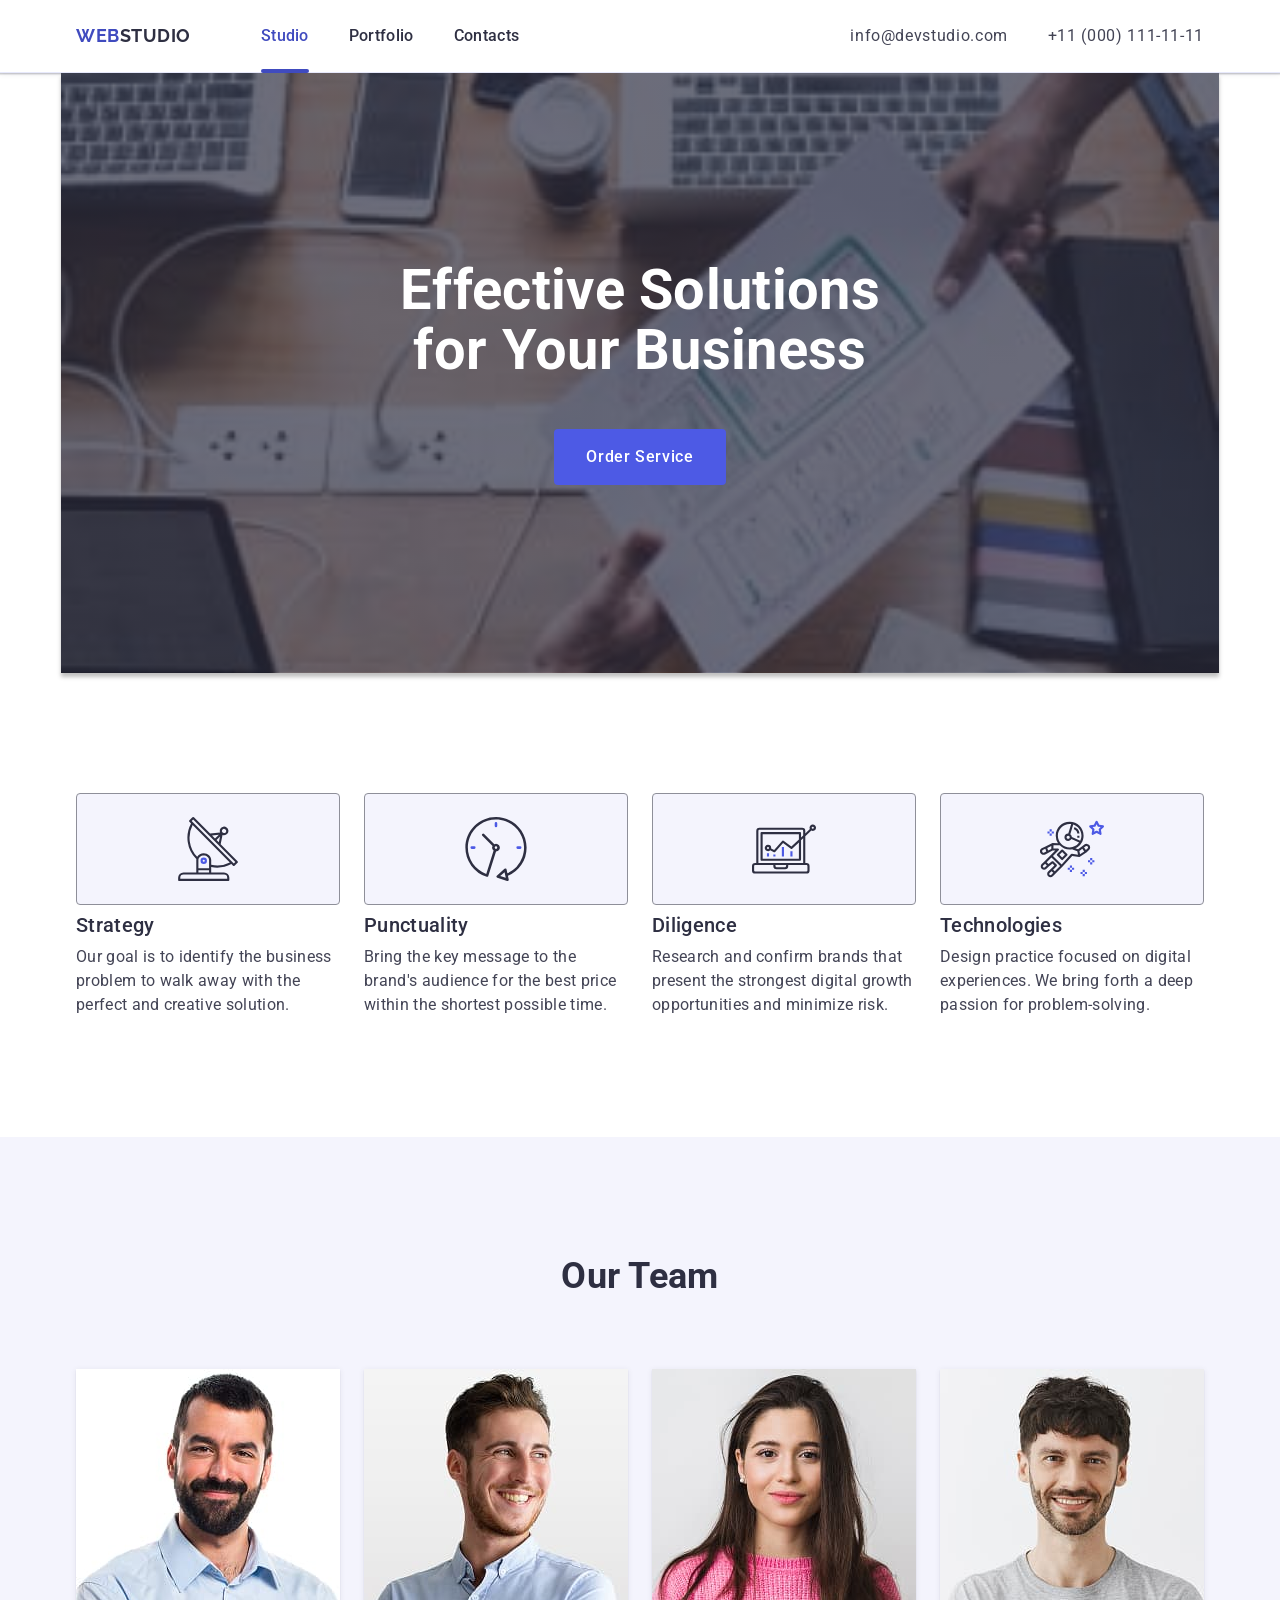
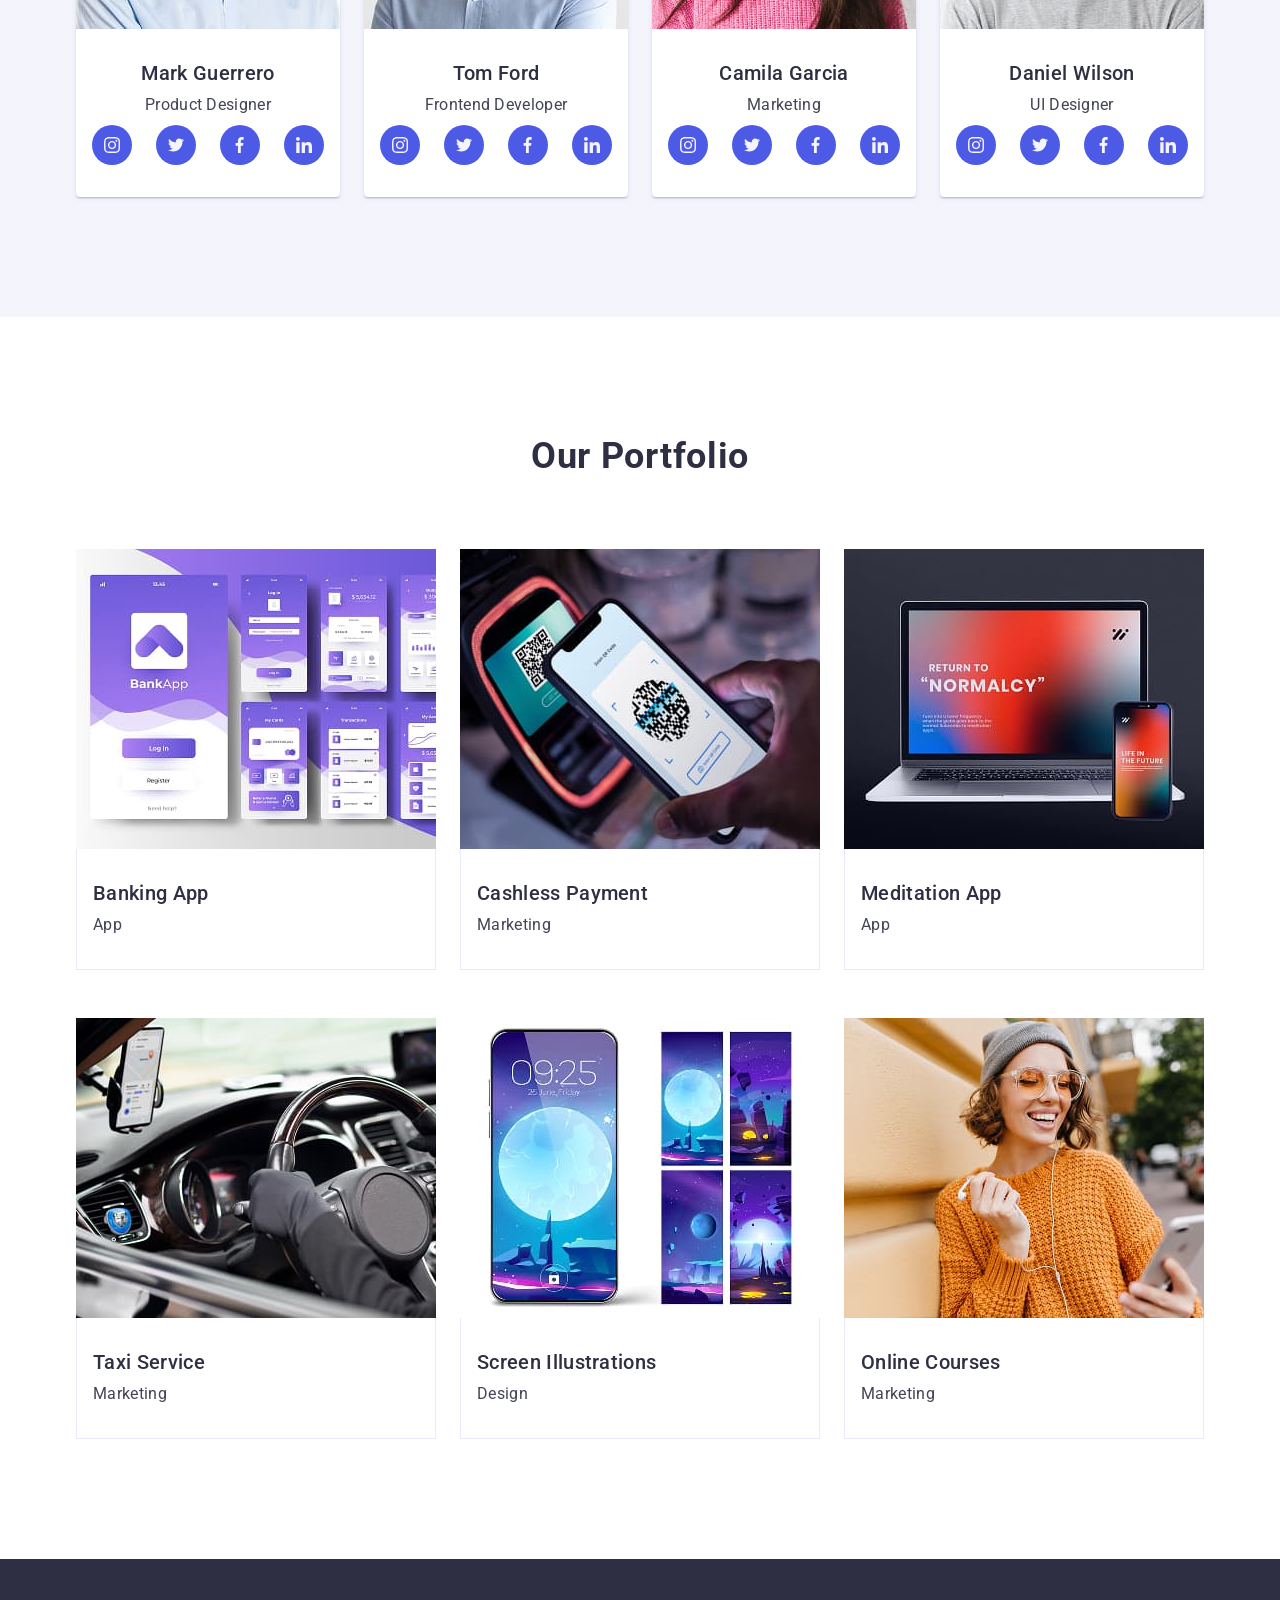
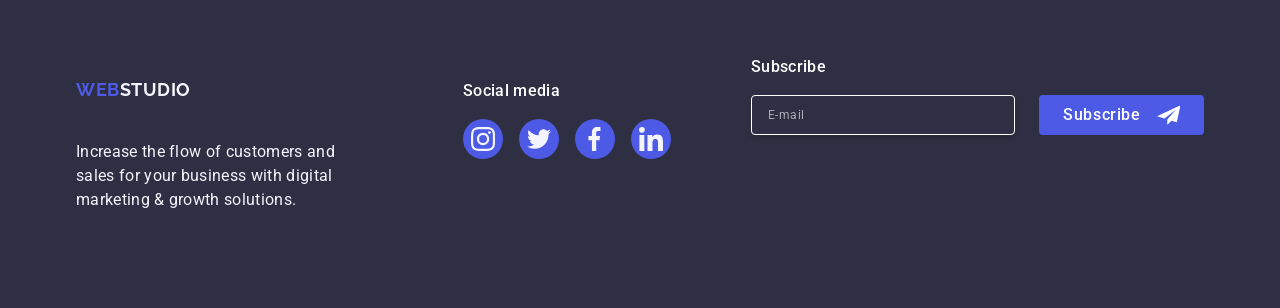
<file: index.html>
<!DOCTYPE html>
<html lang="en">
  <head>
    <meta charset="UTF-8" />
    <meta name="viewport" content="width=device-width, initial-scale=1.0" />
    <title>Web-studio</title>
    <link
      rel="stylesheet"
      href="https://cdnjs.cloudflare.com/ajax/libs/modern-normalize/3.0.1/modern-normalize.min.css"
      integrity="sha512-q6WgHqiHlKyOqslT/lgBgodhd03Wp4BEqKeW6nNtlOY4quzyG3VoQKFrieaCeSnuVseNKRGpGeDU3qPmabCANg=="
      crossorigin="anonymous"
      referrerpolicy="no-referrer"
    />
    <link rel="preconnect" href="https://fonts.googleapis.com" />
    <link rel="preconnect" href="https://fonts.gstatic.com" crossorigin />
    <link
      href="https://fonts.googleapis.com/css2?family=Raleway:wght@700&family=Roboto:wght@400;500;700&display=swap"
      rel="stylesheet"
    />
    <link rel="stylesheet" href="./css/styles.css" />
  </head>
  <body>
    <!-- #region ========HEADER===========-->
    <header class="header">
      <div class="container">
        <nav class="header-nav">
          <a class="logo" href="./index.html"
            >web<span class="header-logo">Studio</span></a
          >
          <ul class="nav-list">
            <li class="nav-item">
              <a class="nav-list-link current" href="./index.html">Studio </a>
            </li>
            <li class="nav-item">
              <a class="nav-list-link" href="">Portfolio</a>
            </li>
            <li class="nav-item">
              <a class="nav-list-link" href="">Contacts</a>
            </li>
          </ul>
        </nav>
        <address class="contacts">
          <ul class="contacts-list">
            <li class="contacts-item">
              <a
                class="contacts-link"
                href="mailto:info@devstudio.com"
                target="_blank"
                >info@devstudio.com</a
              >
            </li>
            <li class="contacts-item">
              <a class="contacts-link" href="tel:+110001111111"
                >+11 (000) 111-11-11</a
              >
            </li>
          </ul>
        </address>
        <button type="button" class="mob-menu-open-btn">
          <svg class="mob-header-btn-icon" width="24" height="24">
            <use href="./images/icons.svg#icon-header-btn"></use>
          </svg>
        </button>
      </div>

      <!-- #region ========MOB MENU========== -->
      <div class="mob-menu">
        <button type="button" class="mob-close-btn">
          <svg class="mob-close-icon" width="8" height="8">
            <use href="./images/icons.svg#icon-modal-close-btn"></use>
          </svg>
        </button>
        <nav class="mob-header-nav">
          <ul class="mob-nav-list">
            <li class="mob-nav-item">
              <a class="mob-nav-list-link active" href="./index.html"
                >Studio
              </a>
            </li>
            <li class="mob-nav-item">
              <a class="mob-nav-list-link" href="">Portfolio</a>
            </li>
            <li class="mob-nav-item">
              <a class="mob-nav-list-link" href="">Contacts</a>
            </li>
          </ul>
        </nav>
        <div>
          <address class="mob-contacts">
            <ul class="mob-contacts-list">
              <li class="mob-contacts-item">
                <a
                  class="mob-contacts-link contacts-link"
                  href="mailto:info@devstudio.com"
                  target="_blank"
                  >info@devstudio.com</a
                >
              </li>
              <li class="mob-contacts-item">
                <a
                  class="mob-contacts-link .contacts-link"
                  href="tel:+110001111111"
                  >+11 (000) 111-11-11</a
                >
              </li>
            </ul>
          </address>
          <ul class="social-list">
            <li class="social-list-item">
              <a href="" class="social-link">
                <svg class="social-list-icon" width="24" height="24">
                  <use href="./images/icons.svg#icon-instagram"></use>
                </svg>
              </a>
            </li>
            <li class="social-list-item">
              <a href="" class="social-link"
                ><svg class="social-list-icon" width="24" height="24">
                  <use href="./images/icons.svg#icon-twitter"></use></svg
              ></a>
            </li>
            <li class="social-list-item">
              <a href="" class="social-link"
                ><svg class="social-list-icon" width="24" height="24">
                  <use href="./images/icons.svg#icon-facebook"></use></svg
              ></a>
            </li>
            <li class="social-list-item">
              <a href="" class="social-link"
                ><svg class="social-list-icon" width="24" height="24">
                  <use href="./images/icons.svg#icon-linkedin"></use></svg
              ></a>
            </li>
          </ul>
        </div>
      </div>
      <!-- #endregion MOB MENU -->
    </header>
    <!-- #endregion header -->

    <!-- #region ========MAIN========== -->
    <main>
      <!-- #region ====1 HERO=============-->
      <section class="hero">
        <div class="container">
          <h1 class="hero-title">Effective Solutions for Your Business</h1>
          <button class="hero-btn" type="button">Order Service</button>
        </div>
      </section>
      <!-- #endregion HERO -->

      <!-- #region ====2 FEATURES==========-->
      <section class="features section">
        <div class="container">
          <h2 class="title visually-hidden">Features</h2>
          <ul class="features-list">
            <li class="features-item">
              <div class="features-icon-wrap">
                <svg class="features-icon" width="64" height="64">
                  <use href="./images/icons.svg#icon-strategy"></use>
                </svg>
              </div>
              <h3 class="title features-item-title">Strategy</h3>
              <p class="text features-text">
                Our goal is to identify the business problem to walk away with
                the perfect and creative solution.
              </p>
            </li>
            <li class="features-item">
              <div class="features-icon-wrap">
                <svg class="features-icon" width="64" height="64">
                  <use href="./images/icons.svg#icon-punctuality"></use>
                </svg>
              </div>
              <h3 class="title features-item-title">Punctuality</h3>
              <p class="text features-text">
                Bring the key message to the brand's audience for the best price
                within the shortest possible time.
              </p>
            </li>
            <li class="features-item">
              <div class="features-icon-wrap">
                <svg class="features-icon" width="64" height="64">
                  <use href="./images/icons.svg#icon-diligence"></use>
                </svg>
              </div>
              <h3 class="title features-item-title">Diligence</h3>
              <p class="text features-text">
                Research and confirm brands that present the strongest digital
                growth opportunities and minimize risk.
              </p>
            </li>
            <li class="features-item">
              <div class="features-icon-wrap">
                <svg class="features-icon" width="64" height="64">
                  <use href="./images/icons.svg#icon-technologies"></use>
                </svg>
              </div>
              <h3 class="title features-item-title">Technologies</h3>
              <p class="text features-text">
                Design practice focused on digital experiences. We bring forth a
                deep passion for problem-solving.
              </p>
            </li>
          </ul>
        </div>
      </section>
      <!-- #endregion FEATURES -->

      <!-- #region ======3 TEAM=========== -->
      <section class="team section">
        <div class="container">
          <h2 class="title">Our Team</h2>
          <ul class="team-list">
            <li class="team-item">
              <img
                srcset="
                  ./images/team/team-mark-1x.jpg 1x,
                  ./images/team/team-mark-2x.jpg 2x
                "
                src="./images/team/team-mark-1x.jpg"
                alt="mark-guerrero-photo"
                width="264"
              />

              <div class="team-item-wrapper">
                <h3 class="team-item-title">Mark Guerrero</h3>
                <p class="team-item-text">Product Designer</p>
                <ul class="social-list">
                  <li class="social-list-item">
                    <a href="" class="social-link">
                      <svg class="social-list-icon" width="16" height="16">
                        <use href="./images/icons.svg#icon-instagram"></use>
                      </svg>
                    </a>
                  </li>
                  <li class="social-list-item">
                    <a href="" class="social-link"
                      ><svg class="social-list-icon" width="16" height="16">
                        <use href="./images/icons.svg#icon-twitter"></use></svg
                    ></a>
                  </li>
                  <li class="social-list-item">
                    <a href="" class="social-link"
                      ><svg class="social-list-icon" width="16" height="16">
                        <use href="./images/icons.svg#icon-facebook"></use></svg
                    ></a>
                  </li>
                  <li class="social-list-item">
                    <a href="" class="social-link"
                      ><svg class="social-list-icon" width="16" height="16">
                        <use href="./images/icons.svg#icon-linkedin"></use></svg
                    ></a>
                  </li>
                </ul>
              </div>
            </li>
            <li class="team-item">
              <img
                srcset="
                  ./images/team/team-tom-1x.jpg 1x,
                  ./images/team/team-tom-2x.jpg 2x
                "
                src="./images/team/tom-ford.jpg"
                alt="Photo of Tom Ford"
                width="264"
              />

              <div class="team-item-wrapper">
                <h3 class="team-item-title">Tom Ford</h3>
                <p class="team-item-text">Frontend Developer</p>
                <ul class="social-list">
                  <li class="social-list-item">
                    <a href="" class="social-link">
                      <svg class="social-list-icon" width="16" height="16">
                        <use href="./images/icons.svg#icon-instagram"></use>
                      </svg>
                    </a>
                  </li>
                  <li class="social-list-item">
                    <a href="" class="social-link"
                      ><svg class="social-list-icon" width="16" height="16">
                        <use href="./images/icons.svg#icon-twitter"></use></svg
                    ></a>
                  </li>
                  <li class="social-list-item">
                    <a href="" class="social-link"
                      ><svg class="social-list-icon" width="16" height="16">
                        <use href="./images/icons.svg#icon-facebook"></use></svg
                    ></a>
                  </li>
                  <li class="social-list-item">
                    <a href="" class="social-link"
                      ><svg class="social-list-icon" width="16" height="16">
                        <use href="./images/icons.svg#icon-linkedin"></use></svg
                    ></a>
                  </li>
                </ul>
              </div>
            </li>
            <li class="team-item">
              <img
                srcset="
                  ./images/team/team-camila-1x.jpg 1x,
                  ./images/team/team-camila-2x.jpg 2x
                "
                src="./images/team/camila-garcia.jpg"
                alt="Photo of Camila Garcia"
                width="264"
              />

              <div class="team-item-wrapper">
                <h3 class="team-item-title">Camila Garcia</h3>
                <p class="team-item-text">Marketing</p>
                <ul class="social-list">
                  <li class="social-list-item">
                    <a href="" class="social-link">
                      <svg class="social-list-icon" width="16" height="16">
                        <use href="./images/icons.svg#icon-instagram"></use>
                      </svg>
                    </a>
                  </li>
                  <li class="social-list-item">
                    <a href="" class="social-link"
                      ><svg class="social-list-icon" width="16" height="16">
                        <use href="./images/icons.svg#icon-twitter"></use></svg
                    ></a>
                  </li>
                  <li class="social-list-item">
                    <a href="" class="social-link"
                      ><svg class="social-list-icon" width="16" height="16">
                        <use href="./images/icons.svg#icon-facebook"></use></svg
                    ></a>
                  </li>
                  <li class="social-list-item">
                    <a href="" class="social-link"
                      ><svg class="social-list-icon" width="16" height="16">
                        <use href="./images/icons.svg#icon-linkedin"></use></svg
                    ></a>
                  </li>
                </ul>
              </div>
            </li>
            <li class="team-item">
              <img
                srcset="
                  ./images/team/team-daniel-1x.jpg 1x,
                  ./images/team/team-daniel-2x.jpg 2x
                "
                src="./images/team/daniel-wilson.jpg"
                alt="Photo of Daniel Wilson"
                width="264"
              />

              <div class="team-item-wrapper">
                <h3 class="team-item-title">Daniel Wilson</h3>
                <p class="team-item-text">UI Designer</p>
                <ul class="social-list">
                  <li class="social-list-item">
                    <a href="" class="social-link">
                      <svg class="social-list-icon" width="16" height="16">
                        <use href="./images/icons.svg#icon-instagram"></use>
                      </svg>
                    </a>
                  </li>
                  <li class="social-list-item">
                    <a href="" class="social-link"
                      ><svg class="social-list-icon" width="16" height="16">
                        <use href="./images/icons.svg#icon-twitter"></use></svg
                    ></a>
                  </li>
                  <li class="social-list-item">
                    <a href="" class="social-link"
                      ><svg class="social-list-icon" width="16" height="16">
                        <use href="./images/icons.svg#icon-facebook"></use></svg
                    ></a>
                  </li>
                  <li class="social-list-item">
                    <a href="" class="social-link"
                      ><svg class="social-list-icon" width="16" height="16">
                        <use href="./images/icons.svg#icon-linkedin"></use></svg
                    ></a>
                  </li>
                </ul>
              </div>
            </li>
          </ul>
        </div>
      </section>
      <!-- #endregion TEAM -->

      <!-- #region ====4 PORTFOLIO======= -->
      <section class="portfolio section">
        <div class="container">
          <h2 class="portfolio-title title">Our Portfolio</h2>
          <ul class="portfolio-list">
            <li class="portfolio-item">
              <!-- <a href="#" class="portfolio-overlay-link"> -->
              <div class="portfolio-img-box">
                <picture>
                  <source
                    media="(min-width: 1158px)"
                    srcset="
                      ./images/portfolio/portfolio-banking-desc-1x.jpg 1x,
                      ./images/portfolio/portfolio-banking-desc-2x.jpg 2x
                    "
                  />
                  <source
                    media="(min-width: 768px)"
                    srcset="
                      ./images/portfolio/portfolio-banking-tab-1x.jpg 1x,
                      ./images/portfolio/portfolio-banking-tab-2x.jpg 2x
                    "
                  />
                  <source
                    media="(max-width: 767px)"
                    srcset="
                      ./images/portfolio/portfolio-banking-mob-1x.jpg 1x,
                      ./images/portfolio/portfolio-banking-mob-2x.jpg 2x
                    "
                  />
                  <img
                    src="./images/portfolio/portfolio-banking-desc-1x.jpg"
                    alt="screenshots of banking application"
                  />
                </picture>
                <p class="overlay text">
                  14 Stylish and User-Friendly App Design Concepts · Task
                  Manager App · Calorie Tracker App · Exotic Fruit Ecommerce App
                  · Cloud Storage App
                </p>
              </div>
              <div class="portfolio-item-wrapper">
                <h3 class="portfolio-item-title">Banking App</h3>
                <p class="text">App</p>
              </div>
              <!-- </a> -->
            </li>
            <li class="portfolio-item">
              <div class="portfolio-img-box">
                <picture>
                  <source
                    media="(min-width: 1158px)"
                    srcset="
                      ./images/portfolio/portfolio-payment-desc-1x.jpg 1x,
                      ./images/portfolio/portfolio-payment-desc-2x.jpg 2x
                    "
                  />
                  <source
                    media="(min-width: 768px)"
                    srcset="
                      ./images/portfolio/portfolio-payment-tab-1x.jpg 1x,
                      ./images/portfolio/portfolio-payment-tab-2x.jpg 2x
                    "
                  />
                  <source
                    media="(max-width: 767px)"
                    srcset="
                      ./images/portfolio/portfolio-payment-mob-1x.jpg 1x,
                      ./images/portfolio/portfolio-payment-mob-2x.jpg 2x
                    "
                  />
                  <img
                    src="./images/portfolio/portfolio-payment-desc-1x.jpg"
                    alt="Mobile and Terminal"
                  />
                </picture>
                <p class="overlay text">
                  14 Stylish and User-Friendly App Design Concepts · Task
                  Manager App · Calorie Tracker App · Exotic Fruit Ecommerce App
                  · Cloud Storage App
                </p>
              </div>
              <div class="portfolio-item-wrapper">
                <h3 class="portfolio-item-title">Cashless Payment</h3>
                <p class="text">Marketing</p>
              </div>
            </li>
            <li class="portfolio-item">
              <div class="portfolio-img-box">
                <picture>
                  <source
                    media="(min-width: 1158px)"
                    srcset="
                      ./images/portfolio/portfolio-meditation-desc-1x.jpg 1x,
                      ./images/portfolio/portfolio-meditation-desc-2x.jpg 2x
                    "
                  />
                  <source
                    media="(min-width: 768px)"
                    srcset="
                      ./images/portfolio/portfolio-meditation-tab-1x.jpg 1x,
                      ./images/portfolio/portfolio-meditation-tab-2x.jpg 2x
                    "
                  />
                  <source
                    media="(max-width: 767px)"
                    srcset="
                      ./images/portfolio/portfolio-meditation-mob-1x.jpg 1x,
                      ./images/portfolio/portfolio-meditation-mob-2x.jpg 2x
                    "
                  />
                  <img
                    src="./images/portfolio/portfolio-meditation-desc-1x.jpg"
                    alt="laptop"
                  />
                </picture>
                <p class="overlay text">
                  14 Stylish and User-Friendly App Design Concepts · Task
                  Manager App · Calorie Tracker App · Exotic Fruit Ecommerce App
                  · Cloud Storage App
                </p>
              </div>
              <div class="portfolio-item-wrapper">
                <h3 class="portfolio-item-title">Meditation App</h3>
                <p class="text">App</p>
              </div>
            </li>
            <li class="portfolio-item">
              <div class="portfolio-img-box">
                <picture>
                  <source
                    media="(min-width: 1158px)"
                    srcset="
                      ./images/portfolio/portfolio-taxi-desc-1x.jpg 1x,
                      ./images/portfolio/portfolio-taxi-desc-2x.jpg 2x
                    "
                  />
                  <source
                    media="(min-width: 768px)"
                    srcset="
                      ./images/portfolio/portfolio-taxi-tab-1x.jpg 1x,
                      ./images/portfolio/portfolio-taxi-tab-2x.jpg 2x
                    "
                  />
                  <source
                    media="(max-width: 767px)"
                    srcset="
                      ./images/portfolio/portfolio-taxi-mob-1x.jpg 1x,
                      ./images/portfolio/portfolio-taxi-mob-2x.jpg 2x
                    "
                  />
                  <img
                    src="./images/portfolio/portfolio-taxi-desc-1x.jpg"
                    alt="driver in taxi"
                  />
                </picture>
                <p class="overlay text">
                  14 Stylish and User-Friendly App Design Concepts · Task
                  Manager App · Calorie Tracker App · Exotic Fruit Ecommerce App
                  · Cloud Storage App
                </p>
              </div>
              <div class="portfolio-item-wrapper">
                <h3 class="portfolio-item-title">Taxi Service</h3>
                <p class="text">Marketing</p>
              </div>
            </li>
            <li class="portfolio-item">
              <div class="portfolio-img-box">
                <picture>
                  <source
                    media="(min-width: 1158px)"
                    srcset="
                      ./images/portfolio/portfolio-illustr-desc-1x.jpg 1x,
                      ./images/portfolio/portfolio-illustr-desc-2x.jpg 2x
                    "
                  />
                  <source
                    media="(min-width: 768px)"
                    srcset="
                      ./images/portfolio/portfolio-illustr-tab-1x.jpg 1x,
                      ./images/portfolio/portfolio-illustr-tab-2x.jpg 2x
                    "
                  />
                  <source
                    media="(max-width: 767px)"
                    srcset="
                      ./images/portfolio/portfolio-illustr-mob-1x.jpg 1x,
                      ./images/portfolio/portfolio-illustr-mob-2x.jpg 2x
                    "
                  />
                  <img
                    src="./images/portfolio/portfolio-illustr-desc-1x.jpg"
                    alt="Mobile creenshoots"
                  />
                </picture>
                <p class="overlay text">
                  14 Stylish and User-Friendly App Design Concepts · Task
                  Manager App · Calorie Tracker App · Exotic Fruit Ecommerce App
                  · Cloud Storage App
                </p>
              </div>
              <div class="portfolio-item-wrapper">
                <h3 class="portfolio-item-title">Screen Illustrations</h3>
                <p class="text">Design</p>
              </div>
            </li>
            <li class="portfolio-item">
              <div class="portfolio-img-box">
                <picture>
                  <source
                    media="(min-width: 1158px)"
                    srcset="
                      ./images/portfolio/portfolio-courses-desc-1x.jpg 1x,
                      ./images/portfolio/portfolio-courses-desc-2x.jpg 2x
                    "
                  />
                  <source
                    media="(min-width: 768px)"
                    srcset="
                      ./images/portfolio/portfolio-courses-tab-1x.jpg 1x,
                      ./images/portfolio/portfolio-courses-tab-2x.jpg 2x
                    "
                  />
                  <source
                    media="(max-width: 767px)"
                    srcset="
                      ./images/portfolio/portfolio-courses-mob-1x.jpg 1x,
                      ./images/portfolio/portfolio-courses-mob-2x.jpg 2x
                    "
                  />
                  <img
                    src="./images/portfolio/portfolio-courses-desc-1x.jpg"
                    alt="Happy young woman with mobile and headphones"
                  />
                </picture>
                <p class="overlay text">
                  14 Stylish and User-Friendly App Design Concepts · Task
                  Manager App · Calorie Tracker App · Exotic Fruit Ecommerce App
                  · Cloud Storage App
                </p>
              </div>
              <div class="portfolio-item-wrapper">
                <h3 class="portfolio-item-title">Online Courses</h3>
                <p class="text">Marketing</p>
              </div>
            </li>
          </ul>
        </div>
      </section>
      <!-- #endregion PORTFOLIO -->
    </main>
    <!-- #endregion MAIN -->

    <!-- #region ========FOOTER============-->
    <footer class="footer">
      <div class="container">
        <div class="footer-tablet-wrap">
          <div class="footer-column-logo">
            <a class="logo footer-logo-link" href="./index.html"
              >web<span class="footer-logo">Studio</span></a
            >
            <p class="text footer-text">
              Increase the flow of customers and sales for your business with
              digital marketing & growth solutions.
            </p>
          </div>
          <div class="footer-column-social">
            <p class="text footer-text footer-accent-text">Social media</p>
            <ul class="social-list">
              <li class="social-list-item">
                <a href="" class="social-link">
                  <svg class="social-list-icon" width="24" height="24">
                    <use href="./images/icons.svg#icon-instagram"></use>
                  </svg>
                </a>
              </li>
              <li class="social-list-item">
                <a href="" class="social-link"
                  ><svg class="social-list-icon" width="24" height="24">
                    <use href="./images/icons.svg#icon-twitter"></use></svg
                ></a>
              </li>
              <li class="social-list-item">
                <a href="" class="social-link"
                  ><svg class="social-list-icon" width="24" height="24">
                    <use href="./images/icons.svg#icon-facebook"></use></svg
                ></a>
              </li>
              <li class="social-list-item">
                <a href="" class="social-link"
                  ><svg class="social-list-icon" width="24" height="24">
                    <use href="./images/icons.svg#icon-linkedin"></use></svg
                ></a>
              </li>
            </ul>
          </div>
        </div>

        <div class="subscribe">
          <p class="footer-accent-text">Subscribe</p>
          <form class="subscribe-form">
            <label aria-label="subscr-email" class="subscr-label">
              <input
                type="email"
                class="subscribe-input"
                placeholder="E-mail"
                id="subscr-email"
                name="subscr-email"
              />
            </label>

            <button type="submit" class="subscribe-btn">
              Subscribe
              <svg class="subscribe-btn-icon" width="24" height="24">
                <use href="./images/icons.svg#icon-subscribe-send"></use>
              </svg>
            </button>
          </form>
        </div>
      </div>
    </footer>

    <!-- #endregion FOOTER -->

    <!-- #region ========MODAL============-->
    <div class="backdrop">
      <div class="modal">
        <button type="button" class="modal-close-btn">
          <svg class="modal-close-icon" width="8" height="8">
            <use href="./images/icons.svg#icon-modal-close-btn"></use>
          </svg>
        </button>
        <p class="modal-text">Leave your contacts and we will call you back</p>
        <form class="modal-form">
          <div class="modal-field">
            <label for="user-name" class="modal-label">Name</label>
            <div class="modal-input-wrap">
              <input
                type="text"
                class="modal-input"
                name="user-name"
                id="user-name"
              />
              <svg class="modal-input-icon" width="18" height="24">
                <use href="./images/icons.svg#icon-user-name"></use>
              </svg>
            </div>
          </div>
          <div class="modal-field">
            <label for="user-tel" class="modal-label">Phone</label>
            <div class="modal-input-wrap">
              <input
                type="tel"
                class="modal-input"
                name="user-tel"
                id="user-tel"
              />
              <svg class="modal-input-icon" width="18" height="24">
                <use href="./images/icons.svg#icon-user-tel"></use>
              </svg>
            </div>
          </div>
          <div class="modal-field">
            <label for="user-email" class="modal-label">Email</label>
            <div class="modal-input-wrap">
              <input
                type="email"
                class="modal-input"
                name="user-email"
                id="user-email"
              />
              <svg class="modal-input-icon" width="18" height="24">
                <use href="./images/icons.svg#icon-user-email"></use>
              </svg>
            </div>
          </div>
          <div class="modal-field">
            <label for="user-comment" class="modal-label">Comment</label>
            <textarea
              name="user-comment"
              id="user-comment"
              class="modal-input modal-textarea"
              placeholder="Text input"
            ></textarea>
          </div>

          <div class="modal-check-wrap">
            <input
              type="checkbox"
              name="user-privacy"
              id="user-privacy"
              value="true"
              class="modal-check visually-hidden"
            />
            <label for="user-privacy" class="modal-check-text"
              ><span class="modal-check-item">
                <svg width="10" height="8">
                  <use href="./images/icons.svg#icon-modal-check"></use>
                </svg> </span
              ><span class="privacy-text"
                >I accept the terms and conditions of the
                <a href="#" class="modal-ckeck-link">Privacy Policy</a></span
              ></label
            >
          </div>
          <button type="submit" class="modal-btn">Send</button>
        </form>
      </div>
    </div>
    <!-- #endregion MODAL -->
  </body>
</html>
</file>
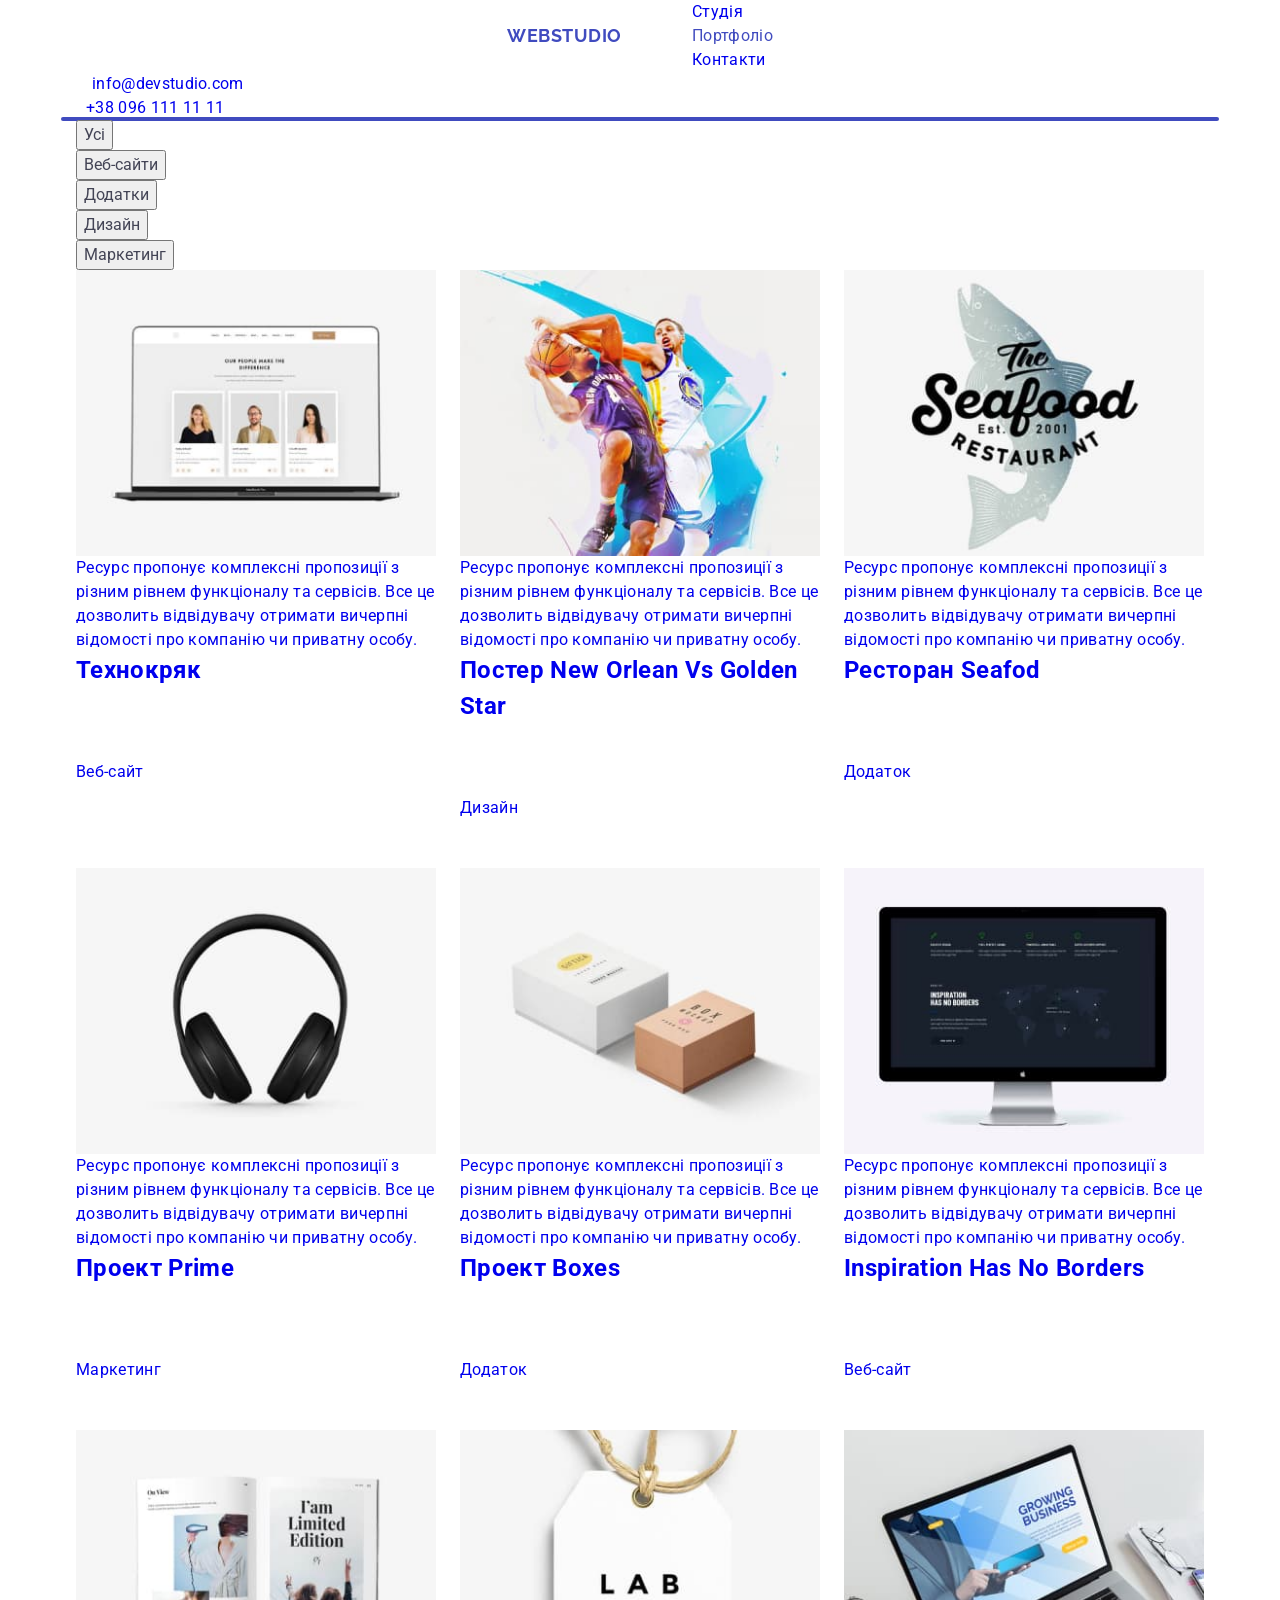
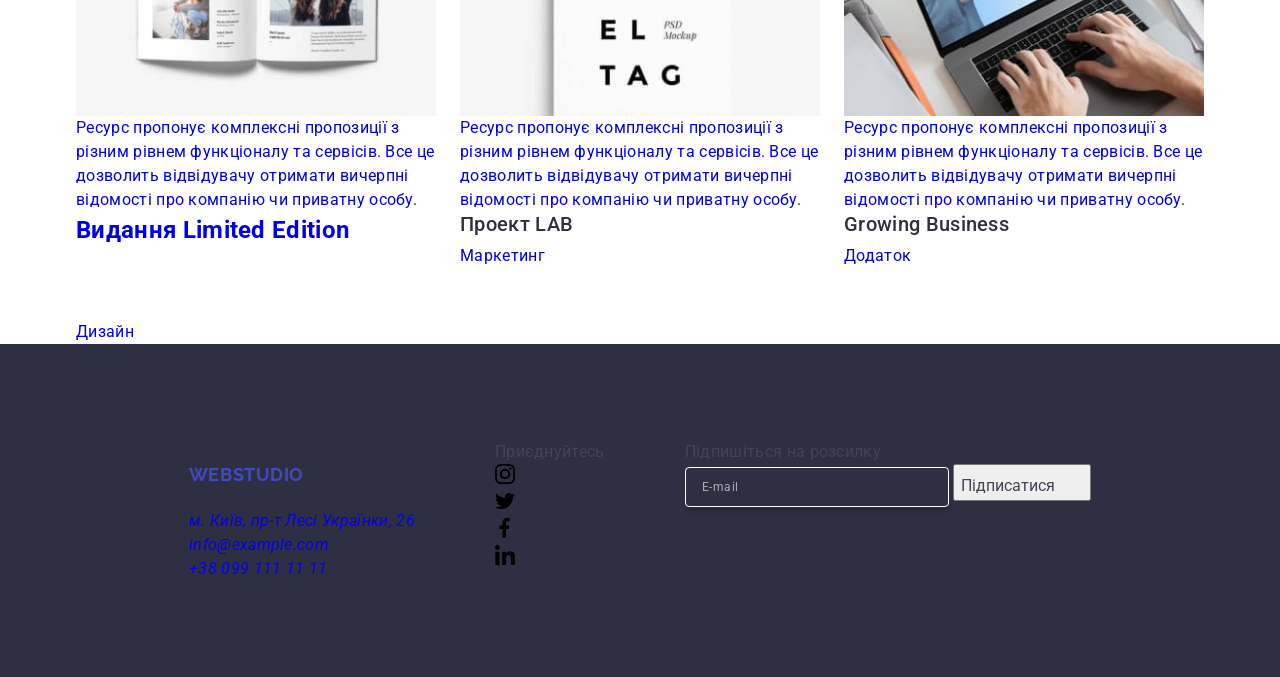
<file: portfolio.html>
<!DOCTYPE html>
<html lang="uk">
  <head>
    <meta charset="UTF-8" />
    <meta name="viewport" content="width=device-width, initial-scale=1.0" />
    <title>Студія</title>
    <link rel="preconnect" href="https://fonts.googleapis.com" />
    <link rel="preconnect" href="https://fonts.gstatic.com" crossorigin />
    <link
      href="https://fonts.googleapis.com/css2?family=Raleway:wght@700&family=Roboto:wght@400;500;700;900&display=swap"
      rel="stylesheet"
    />
    <link
      rel="stylesheet"
      href="https://cdnjs.cloudflare.com/ajax/libs/modern-normalize/1.1.0/modern-normalize.min.css"
      integrity="sha512-wpPYUAdjBVSE4KJnH1VR1HeZfpl1ub8YT/NKx4PuQ5NmX2tKuGu6U/JRp5y+Y8XG2tV+wKQpNHVUX03MfMFn9Q=="
      crossorigin="anonymous"
      referrerpolicy="no-referrer"
    />
    <link rel="stylesheet" href="./css/styles.css" />
  </head>

  <body>
    <!-------------------header------------------->
    <header class="page-header">
      <div class="container menu-container">
        <nav class="header-nav">
          <!--logo-->
          <a href="/index.html" class="logo link">
            <span class="logo-firstpart">Web</span
            ><span class="logo-secondpart">Studio</span>
          </a>
          <!---------------menu-------------------->
          <ul class="site-nav">
            <li class="site-nav-unit">
              <a href="./index.html" class="link">Студія</a>
            </li>
            <li class="site-nav-unit">
              <a href="./portfolio.html" class="link current">Портфоліо</a>
            </li>
            <li class="site-nav-unit"><a href="#" class="link">Контакти</a></li>
          </ul>
        </nav>

        <!---------------contacts-header--------------->
        <ul class="auth-nav">
          <li class="auth-nav-item item">
            <a href="mailto:info@devstudio.com" class="auth-nav-link link"
              ><svg class="address-icon" width="16" height="12">
                <use href="./images/icons.svg#icon-envelope"></use>
                ></svg
              ><span>info@devstudio.com</span>
            </a>
          </li>
          <li class="auth-nav-item item">
            <a href="tel:+380961111111" class="auth-nav-link link"
              ><svg class="address-icon" width="10" height="16">
                <use href="./images/icons.svg#icon-smartphone"></use>
                ></svg
              ><span>+38 096 111 11 11</span></a
            >
          </li>
        </ul>
      </div>
    </header>

    <main>
      <section class="portfolio">
        <div class="container">
          <h1 class="visually-hidden">Портфоліо</h1>

          <!--examples-categories-->
          <ul class="portfolio-buttons-list">
            <li>
              <button
                type="button"
                class="portfolio-button button secondary link"
              >
                Усі
              </button>
            </li>
            <li>
              <button
                type="button"
                class="portfolio-button button secondary link"
              >
                Веб-сайти
              </button>
            </li>
            <li>
              <button
                type="button"
                class="portfolio-button button secondary link"
              >
                Додатки
              </button>
            </li>
            <li>
              <button
                type="button"
                class="portfolio-button button secondary link"
              >
                Дизайн
              </button>
            </li>
            <li>
              <button
                type="button"
                class="portfolio-button button secondary link"
              >
                Маркетинг
              </button>
            </li>
          </ul>
          <!----------------------------Portfolio-------------------------------------->
          <ul class="portfolio-list list">
            <li class="portfolio-item">
              <a
                href="#"
                target="_blank"
                rel="noopener noreferrer"
                class="portfolio-link link"
              >
                <div class="portfolio-thumb">
                  <img
                    src="./images/portfolio-img-example-01.jpg"
                    alt="Відкритий ноутбук з зображенням головної сторінки сайту"
                    width="370"
                    height="294"
                  />
                  <div class="portfolio-overlay">
                    <p class="portfolio-overlay-text">
                      Ресурс пропонує комплексні пропозиції з різним рівнем
                      функціоналу та сервісів. Все це дозволить відвідувачу
                      отримати вичерпні відомості про компанію чи приватну
                      особу.
                    </p>
                  </div>
                </div>
                <div class="portfolio-item-info">
                  <h2 class="portfolio-item-title">Технокряк</h2>
                  <p class="portfolio-item-text">Веб-сайт</p>
                </div>
              </a>
            </li>
            <li class="portfolio-item">
              <a
                href="#"
                target="_blank"
                rel="noopener noreferrer"
                class="portfolio-link link"
              >
                <div class="portfolio-thumb">
                  <img
                    src="./images/portfolio-img-example-02.jpg"
                    alt="Активна гра в баскетбол"
                    width="370"
                    height="294"
                  />
                  <div class="portfolio-overlay">
                    <p class="portfolio-overlay-text">
                      Ресурс пропонує комплексні пропозиції з різним рівнем
                      функціоналу та сервісів. Все це дозволить відвідувачу
                      отримати вичерпні відомості про компанію чи приватну
                      особу.
                    </p>
                  </div>
                </div>

                <div class="portfolio-item-info">
                  <h2 class="portfolio-item-title">
                    Постер New Orlean vs Golden Star
                  </h2>
                  <p class="portfolio-item-text">Дизайн</p>
                </div>
              </a>
            </li>
            <li class="portfolio-item">
              <a
                href="#"
                target="_blank"
                rel="noopener noreferrer"
                class="portfolio-link link"
              >
                <div class="portfolio-thumb">
                  <img
                    src="./images/portfolio-img-example-03.jpg"
                    alt="Логотип ресторану-замовника"
                    width="370"
                    height="294"
                  />
                  <div class="portfolio-overlay">
                    <p class="portfolio-overlay-text">
                      Ресурс пропонує комплексні пропозиції з різним рівнем
                      функціоналу та сервісів. Все це дозволить відвідувачу
                      отримати вичерпні відомості про компанію чи приватну
                      особу.
                    </p>
                  </div>
                </div>

                <div class="portfolio-item-info">
                  <h2 class="portfolio-item-title">
                    Ресторан <span lang="en">Seafod</span>
                  </h2>
                  <p class="portfolio-item-text">Додаток</p>
                </div></a
              >
            </li>
            <li class="portfolio-item">
              <a
                href="#"
                target="_blank"
                rel="noopener noreferrer"
                class="portfolio-link link"
              >
                <div class="portfolio-thumb">
                  <img
                    src="./images/portfolio-img-example-04.jpg"
                    alt="Професійні навушники"
                    width="370"
                    height="294"
                  />
                  <div class="portfolio-overlay">
                    <p class="portfolio-overlay-text">
                      Ресурс пропонує комплексні пропозиції з різним рівнем
                      функціоналу та сервісів. Все це дозволить відвідувачу
                      отримати вичерпні відомості про компанію чи приватну
                      особу.
                    </p>
                  </div>
                </div>

                <div class="portfolio-item-info">
                  <h2 class="portfolio-item-title">
                    Проект <span lang="en">Prime</span>
                  </h2>
                  <p class="portfolio-item-text">Маркетинг</p>
                </div></a
              >
            </li>
            <li class="portfolio-item">
              <a
                href="#"
                target="_blank"
                rel="noopener noreferrer"
                class="portfolio-link link"
              >
                <div class="portfolio-thumb">
                  <img
                    src="./images/portfolio-img-example-05.jpg"
                    alt="Дві упаковочні коробки"
                    width="370"
                    height="294"
                  />
                  <div class="portfolio-overlay">
                    <p class="portfolio-overlay-text">
                      Ресурс пропонує комплексні пропозиції з різним рівнем
                      функціоналу та сервісів. Все це дозволить відвідувачу
                      отримати вичерпні відомості про компанію чи приватну
                      особу.
                    </p>
                  </div>
                </div>

                <div class="portfolio-item-info">
                  <h2 class="portfolio-item-title">
                    Проект <span lang="en">Boxes</span>
                  </h2>
                  <p class="portfolio-item-text">Додаток</p>
                </div></a
              >
            </li>
            <li class="portfolio-item">
              <a
                href="#"
                target="_blank"
                rel="noopener noreferrer"
                class="portfolio-link link"
              >
                <div class="portfolio-thumb">
                  <img
                    src="./images/portfolio-img-example-06.jpg"
                    alt="Екран монітора комп'ютера із зображенням головної сторінки зробленого студією сайта"
                    width="370"
                    height="294"
                  />
                  <div class="portfolio-overlay">
                    <p class="portfolio-overlay-text">
                      Ресурс пропонує комплексні пропозиції з різним рівнем
                      функціоналу та сервісів. Все це дозволить відвідувачу
                      отримати вичерпні відомості про компанію чи приватну
                      особу.
                    </p>
                  </div>
                </div>

                <div class="portfolio-item-info">
                  <h2 lang="en" class="portfolio-item-title">
                    Inspiration has no Borders
                  </h2>
                  <p class="portfolio-item-text">Веб-сайт</p>
                </div></a
              >
            </li>
            <li class="portfolio-item">
              <a
                href="#"
                target="_blank"
                rel="noopener noreferrer"
                class="portfolio-link link"
              >
                <div class="portfolio-thumb">
                  <img
                    src="./images/portfolio-img-example-07.jpg"
                    alt="Розгортка модного журналу"
                    width="370"
                    height="294"
                  />
                  <div class="portfolio-overlay">
                    <p class="portfolio-overlay-text">
                      Ресурс пропонує комплексні пропозиції з різним рівнем
                      функціоналу та сервісів. Все це дозволить відвідувачу
                      отримати вичерпні відомості про компанію чи приватну
                      особу.
                    </p>
                  </div>
                </div>

                <div class="portfolio-item-info">
                  <h2 class="portfolio-item-title">
                    Видання <span lang="en">Limited Edition</span>
                  </h2>
                  <p class="portfolio-item-text">Дизайн</p>
                </div>
              </a>
            </li>
            <li class="portfolio-item">
              <a
                href="#"
                target="_blank"
                rel="noopener noreferrer"
                class="portfolio-link link"
              >
                <div class="portfolio-thumb">
                  <img
                    src="./images/portfolio-img-example-08.jpg"
                    alt="Бірка з назвою проекта замовника"
                    width="370"
                    height="294"
                  />
                  <div class="portfolio-overlay">
                    <p class="portfolio-overlay-text">
                      Ресурс пропонує комплексні пропозиції з різним рівнем
                      функціоналу та сервісів. Все це дозволить відвідувачу
                      отримати вичерпні відомості про компанію чи приватну
                      особу.
                    </p>
                  </div>
                </div>

                <div class="portfolio-item-info">
                  <h3 class="portfolio-item-title">
                    Проект <span lang="en">LAB</span>
                  </h3>
                  <p class="portfolio-item-text">Маркетинг</p>
                </div></a
              >
            </li>
            <li class="portfolio-item">
              <a
                href="#"
                target="_blank"
                rel="noopener noreferrer"
                class="portfolio-link link"
              >
                <div class="portfolio-thumb">
                  <img
                    src="./images/portfolio-img-example-09.jpg"
                    alt="Клієнт з ноутбука заходить на сайт замовника"
                    width="370"
                    height="294"
                  />
                  <div class="portfolio-overlay">
                    <p class="portfolio-overlay-text">
                      Ресурс пропонує комплексні пропозиції з різним рівнем
                      функціоналу та сервісів. Все це дозволить відвідувачу
                      отримати вичерпні відомості про компанію чи приватну
                      особу.
                    </p>
                  </div>
                </div>

                <div class="portfolio-item-info">
                  <h3 class="portfolio-item-title" lang="en">
                    Growing Business
                  </h3>
                  <p class="portfolio-item-text">Додаток</p>
                </div></a
              >
            </li>
          </ul>
        </div>
      </section>
    </main>

    <footer class="footer">
      <div class="footer-container container">
        <div class="footer-section">
          <a href="/index.html" class="link logo">
            <span class="logo-firstpart">Web</span
            ><span class="logo-white-secondpart">Studio</span>
          </a>
          <address class="address">
            <ul>
              <li class="address-item">
                <a
                  href="https://goo.gl/maps/REf4FK5SUBbMHxeN7"
                  target="_blank"
                  rel="noopener
                nofollow
                noreferrer"
                  class="map-link link"
                  >м. Київ, пр-т Лесі Українки, 26</a
                >
              </li>
              <li class="address-item">
                <a href="mailto:info@example.com" class="address-link link"
                  >info@example.com</a
                >
              </li>
              <li class="address-item">
                <a href="tel:+380991111111" class="address-link link"
                  >+38 099 111 11 11</a
                >
              </li>
            </ul>
          </address>
        </div>

        <div class="footer-section">
          <p class="invitation">Приєднуйтесь</p>
          <ul class="footer-soc-list">
            <li class="footer-soc-item">
              <a class="footer-soc-link" href="#">
                <svg class="footer-soc-icon" width="20" height="20">
                  <use href="./images/icons.svg#icon-instagram"></use>
                  >
                </svg>
              </a>
            </li>
            <li class="footer-soc-item">
              <a class="footer-soc-link" href="#">
                <svg class="footer-soc-icon" width="20" height="20">
                  <use href="./images/icons.svg#icon-twitter"></use>
                  >
                </svg>
              </a>
            </li>
            <li class="footer-soc-item">
              <a class="footer-soc-link" href="#">
                <svg class="footer-soc-icon" width="20" height="20">
                  <use href="./images/icons.svg#icon-facebook"></use>
                  >
                </svg>
              </a>
            </li>
            <li class="footer-soc-item">
              <a class="footer-soc-link" href="#">
                <svg class="footer-soc-icon" width="20" height="20">
                  <use href="./images/icons.svg#icon-linkedin"></use>
                  >
                </svg>
              </a>
            </li>
          </ul>
        </div>

        <div class="subscribe-section">
          <p class="subscribe-text">Підпишіться на розсилку</p>
          <div class="subscribe-container">
            <label class="subscribe-label">
              <input
                type="email"
                class="subscribe-input"
                name="subscribe-email"
                placeholder="E-mail"
              />
            </label>
            <button class="subscribe-button" type="submit">
              Підписатися
              <svg class="subscribe-icon" width="24" height="24">
                <use href="./images/icons.svg#icon-subscribe"></use>
              </svg>
            </button>
          </div>
        </div>
      </div>
    </footer>
    <script>
      const { height: pageHeaderHeight } = document
        .querySelector(".page-header")
        .getBoundingClientRect();

      document.body.style.paddingTop = "${pageHeaderHeight}px";
    </script>
  </body>
</html>
</file>
<file: css/styles.css>
*,
*::before,
*::after {
  box-sizing: border-box;
}

h1,
h2,
h3,
h4,
h5,
h6,
p {
  margin-top: 0;
  margin-bottom: 0;
}

ul,
ol {
  margin-top: 0;
  margin-bottom: 0;
  padding-left: 0;
  list-style-type: none;
}

.visually-hidden {
  position: absolute;
  width: 1px;
  height: 1px;
  margin: -1px;
  border: 0;
  padding: 0;

  white-space: nowrap;
  clip-path: inset(100%);
  clip: rect(0 0 0 0);
  overflow: hidden;
}

body {
  background-color: #ffffff;
  color: #434455;
  font-family: 'Roboto', sans-serif;
  font-weight: 400;
  font-size: 16px;
  line-height: 1.5;
  letter-spacing: 0.02em;
}

a {
  text-decoration: none;
}

ul,
ol {
  padding-left: 0;
  margin-top: 0;
  margin-bottom: 0;
  list-style-type: none;
}

img {
  display: block;
  max-width: 100%;
  height: auto;
}

input,
textarea,
button {
  font-family: inherit;
  line-height: inherit;
  color: currentColor;
}

button {
  cursor: pointer;
}

fieldset {
  padding: 0;
  margin: 0;
  border: none;
}

.container {
  position: relative;
  width: 100%;
  max-width: 320px;
  padding: 0 16px;
  margin: 0 auto;
}

main {
  flex-grow: 1;
}

.title {
  font-weight: 700;
  font-size: 36px;
  line-height: 1.11;
  text-align: center;
  color: #2e2f42;
  text-transform: capitalize;
}

h2 {
  margin-bottom: 72px;
}

h3,
team-item-title,
features-item-title,
portfolio-item-title {
  font-weight: 500;
  font-size: 20px;
  line-height: 1.2;
  color: #2e2f42;
  text-transform: capitalize;
  margin-bottom: 8px;
}

.text {
  font-weight: 400;
  font-size: 16px;
  line-height: 1.5;
  color: #434455;
}

.section {
  padding-top: 96px;
  padding-bottom: 96px;
}
/* #region ======HEADER====== */
.header {
  border-bottom: 1px solid #e7e9fc;
  box-shadow: 0px 2px 1px rgba(46, 47, 66, 0.08),
    0px 1px 1px rgba(46, 47, 66, 0.16), 0px 1px 6px rgba(46, 47, 66, 0.08);

  background-color: #fff;
}

.header .container {
  display: flex;
  align-items: center;
  justify-content: space-between;
}

.header-nav {
  display: flex;
  align-items: center;
  gap: 120px;
}

.mob-menu-open-btn {
  background-color: transparent;
  border: none;
  fill: #2e2f42;
  position: absolute;
  top: 16px;
  right: 16px;
  width: 24px;
  height: 24px;
  display: flex;
  justify-content: center;
  align-items: center;
  padding: 0;
  cursor: pointer;
  transition: background-color 250ms cubic-bezier(0.4, 0, 0.2, 1),
    border 250ms cubic-bezier(0.4, 0, 0.2, 1);
}

.header-flex {
  display: flex;
  justify-content: space-between;
}
.logo {
  font-family: 'Raleway', sans-serif;
  font-weight: 700;
  font-size: 18px;
  line-height: 1.17;
  letter-spacing: 0.03em;
  text-transform: uppercase;
  color: #404bbf;
  display: block;
  padding: 17px 0;
  position: relative;
}

.header-logo {
  color: #2e2f42;
  position: relative;
}

.nav-list {
  display: none;
}

.contacts {
  font-style: normal;
}

.contacts-list {
  display: none;
}

/* #region =======MOB MENU======= */

.mob-menu {
  width: 100%;
  height: 100%;
  top: 0;
  position: fixed;
  background-color: #ffffff;
  z-index: 1;
  padding: 72px 24px 40px 16px;
  display: flex;
  flex-direction: column;
  justify-content: space-between;

  opacity: 0;
  visibility: hidden;
  pointer-events: none;
}
.mob-close-btn {
  background-color: transparent;
  border: 1px solid #e7e9fc;
  fill: #2e2f42;
  position: absolute;
  top: 24px;
  right: 24px;
  width: 24px;
  height: 24px;
  border-radius: 50%;
  display: flex;
  justify-content: center;
  align-items: center;
  padding: 0;
  cursor: pointer;
  transition: background-color 250ms cubic-bezier(0.4, 0, 0.2, 1),
    border 250ms cubic-bezier(0.4, 0, 0.2, 1);
}

.mob-header-nav {
  display: flex;
  flex-direction: column;
}
.mob-nav-list {
  display: flex;
  flex-direction: column;
  gap: 40px;
}

.mob-nav-list-link {
  font-weight: 700;
  font-size: 36px;
  line-height: 1.11;
  letter-spacing: 0.02em;
  color: #2e2f42;
  display: block;
  transition-property: color;
  transition-duration: 250ms;
  transition-timing-function: cubic-bezier(0.4, 0, 0.2, 1);
}

.active {
  color: #404bbf;
}

.mob-contacts-list {
  display: flex;
  flex-direction: column;
  gap: 24px;
  margin-bottom: 48px;
}
.mob-contacts-item:hover .mob-contacts-link,
.mob-contacts-item:focus .mob-contacts-link {
  color: #404bbf;
}
.mob-contacts-link {
  font-weight: 500;
  font-size: 20px;
  line-height: 1.2;
  color: #434455;
}

.mob-menu .social-link {
  width: 40px;
  height: 40px;
  display: flex;
  align-items: center;
  justify-content: center;
}

/* #endregion MOB-MENU */
/* #endregion HEADER */

/* #region =======HERO======= */
.hero {
  margin: 0 auto;
  background-color: #2e2f42;
  background-image: linear-gradient(
      rgba(46, 47, 66, 0.7),
      rgba(46, 47, 66, 0.7)
    ),
    url('../images/hero-bg-mob-1x.jpg');
  background-position: center;
  background-repeat: no-repeat;
  background-size: cover;
  background-clip: padding-box;
  box-shadow: 0 4px 4px 0 rgba(0, 0, 0, 0.25);

  padding-top: 72px;
  padding-bottom: 72px;
  max-width: 320px;
}

@media screen and (min-resolution: 2x), (-webkit-min-device-pixel-ratio: 2x) {
  .hero {
    background-image: linear-gradient(
        rgba(46, 47, 66, 0.7),
        rgba(46, 47, 66, 0.7)
      ),
      url('../images/hero-bg-mob-2x.jpg');
  }
}

@media screen and (min-resolution: 3x), (-webkit-min-device-pixel-ratio: 3x) {
  .hero {
    background-image: linear-gradient(
        rgba(46, 47, 66, 0.7),
        rgba(46, 47, 66, 0.7)
      ),
      url('../images/hero-bg-mob-3x.jpg');
  }
}

.hero-title {
  font-weight: 700;
  font-size: 36px;
  line-height: 1.11;
  text-align: center;
  color: #fff;
  max-width: 212px;
  margin: 0 auto 72px;

  /*
  font-size: 56px;
  line-height: 1.07;
  margin-bottom: 48px;
  max-width: 496px; */
}

.hero-btn {
  font-weight: 500;
  font-size: 16px;
  line-height: 1.5;
  letter-spacing: 0.04em;
  background-color: #4d5ae5;
  color: #fff;
  text-transform: capitalize;
  margin: 0 auto;
  padding: 16px 32px;
  min-width: 169px;
  height: 56px;
  display: block;
  border: none;
  border-radius: 4px;
  transition-property: background-color;
  transition-duration: 250ms;
  transition-timing-function: cubic-bezier(0.4, 0, 0.2, 1);
}

.hero-btn:hover,
.hero-btn:focus {
  background-color: #404bbf;
}
/* #endregion HERO */

/* #region ========FEATURES======== */

.features-list {
  display: flex;
  flex-wrap: wrap;
  gap: 72px;
}

.features-item {
  flex-basis: 100%;
}

.features-item-title {
  text-align: center;
}

.features-icon-wrap {
  display: none;
}

.features-text {
  font-weight: 500;
}

/* .features-icon {
    position: absolute;
        top: 50%;
        left: 50%;
        transform: translate(-50%, -50%);
} */

/* .features-item::before {
    content: '';
    width: 264px;
    height: 112px;
    background-color: #f4f4fd;
border: 1px solid #8e8f99;
    border-radius: 4px;
    display: block;
    background-repeat: no-repeat;
    background-position: 50%;
    margin-bottom: 8px;
} */

/* .features-item:nth-child(1)::before {
    background-image: url(../images/svg/strategy.svg); 
}

.features-item:nth-child(2)::before {
    background-image: url(../images/svg/punctuality.svg);
}
.features-item:nth-child(3)::before {
    background-image: url(../images/svg/diligence.svg);
}
.features-item:nth-child(4)::before {
    background-image: url(../images/svg/technologies.svg);
} */
/* #endregion FEATURES */

/* #region ========TEAM======== */
.team {
  background-color: #f4f4fd;
}
.team-list {
  display: flex;
  flex-wrap: wrap;
  gap: 72px;
  justify-content: center;
}

.team-item {
  background-color: #ffffff;
  border-radius: 0px 0px 4px 4px;
  box-shadow: 0 2px 1px 0 rgba(46, 47, 66, 0.08),
    0 1px 1px 0 rgba(46, 47, 66, 0.16), 0 1px 6px 0 rgba(46, 47, 66, 0.08);
}

.team-item-title {
  text-transform: capitalize;
  text-align: center;
}

.team-item-text {
  text-align: center;
  margin-bottom: 8px;
}

.team-item-wrapper {
  padding: 32px 16px;
  width: 264px;
}

.social-list {
  display: flex;
  gap: 24px;
  justify-content: center;
}

.social-link {
  display: flex;
  line-height: 0;
  justify-content: center;
  align-items: center;
  width: 40px;
  height: 40px;
  border-radius: 50%;
  background-color: #4d5ae5;
  fill: #f4f4fd;
  transition-property: background-color;
  transition-duration: 250ms;
  transition-timing-function: cubic-bezier(0.4, 0, 0.2, 1);
}

.team-item .social-link:hover,
.team-item .social-link:focus {
  background-color: #404bbf;
}

/* #endregion TEAM */

/* #region =====PORTFOLIO======*/

.portfolio-item-wrapper {
  border: 1px solid #e7e9fc;
  border-top: none;
  padding: 32px 16px;
}

.portfolio-title {
  font-size: 36px;
  line-height: 1.11;
  text-align: center;
  letter-spacing: 0.02em;
  text-transform: capitalize;
  color: #2e2f42;
}

.portfolio-item-title {
  text-transform: capitalize;
}

.portfolio-list {
  display: flex;
  gap: 48px 24px;
  flex-wrap: wrap;
  justify-content: center;
}

.portfolio-item {
  flex-basis: calc((100% - 48) / 3);
  transition-property: box-shadow;
  transition-duration: 250ms;
  transition-timing-function: cubic-bezier(0.4, 0, 0.2, 1);
}

.portfolio-item:hover,
.portfolio-item:focus {
  box-shadow: 0 2px 1px 0 rgba(46, 47, 66, 0.08),
    0 1px 1px 0 rgba(46, 47, 66, 0.16), 0 1px 6px 0 rgba(46, 47, 66, 0.08);
}

.portfolio-img-box {
  position: relative;
  overflow: hidden;
}
.overlay {
  position: absolute;
  top: 0;
  left: 0;
  height: 100%;
  width: 100%;
  font-size: 16px;
  line-height: 1.5;
  letter-spacing: 0.02em;
  color: #f4f4fd;
  padding: 40px 32px;
  background-color: #4d5ae5;
  overflow: auto;

  transform: translateY(100%);
  transition: transform 250ms cubic-bezier(0.4, 0, 0.2, 1);
}

.portfolio-item:hover .overlay,
.portfolio-item:focus .overlay {
  transform: translateY(0%);
}

.portfolio-item-wrapper {
  z-index: 3;
  /* position: fixed; */
}
/* #endregion PORTFOLIO */

/* #region ======FOOTER====== */
.footer {
  background-color: #2e2f42;
  padding-top: 96px;
  padding-bottom: 96px;
}

.footer .container {
  display: flex;
  flex-direction: column;
  justify-content: center;
  gap: 72px;
  /* align-items: first baseline; */
}

.footer-logo-link {
  display: block;
  padding: 0;
  margin: 0 auto 16px;
  font-weight: 700;
  font-size: 18px;
  line-height: 1.167;
  letter-spacing: 0.03em;
  text-transform: uppercase;
  text-align: center;
  color: #4d5ae5;
  /* margin-bottom: 72px; */
}

.footer-logo {
  color: #f4f4fd;
}

.footer-text {
  font-weight: 400;
  font-size: 16px;
  color: #f4f4fd;
  text-align: left;
}

.footer-tablet-wrap {
  display: flex;
  flex-direction: column;
  gap: 72px;
}

.footer-accent-text {
  color: #ffffff;
  font-weight: 500;
  text-align: center;
  margin-bottom: 16px;
}

.footer .social-list {
  gap: 16px;
  justify-content: center;
}

.social-link:hover,
.social-link:focus {
  background-color: #31d0aa;
}

.subscribe-form {
  display: flex;
  gap: 24px;
  flex-direction: column;
  gap: 16px;
}

.subscribe-input {
  width: 100%;
  height: 40px;
  border: 1px solid #ffffff;
  background-color: transparent;
  border-radius: 4px;
  box-shadow: 0 4px 4px 0 rgba(0, 0, 0, 0.15);
  padding: 8px 16px;
  font-size: 12px;
  line-height: 2;
  letter-spacing: 0.04em;
  color: #ffffff;
}

.subscribe-input::placeholder {
  font-weight: 400;
  font-size: 12px;
  line-height: 2;
  letter-spacing: 0.04em;
  color: #ffffff;
  opacity: 0.6;
}

.subscribe-btn {
  border: none;
  font-weight: 500;
  line-height: 1.5;
  letter-spacing: 0.04em;
  text-align: center;
  color: #ffffff;
  border-radius: 4px;
  padding: 8px 24px;
  width: 165px;
  height: 40px;
  background-color: #4d5ae5;
  display: flex;
  align-items: center;
  justify-content: center;
  margin: 0 auto;
  gap: 16px;
}

.subscribe-btn-icon {
  fill: #ffffff;
  /* margin-left: 16px; */
}
/* #endregion FOOTER*/

/* #region ======MODAL====== */
.backdrop {
  position: fixed;
  top: 0;
  left: 0;
  width: 100%;
  height: 100%;
  z-index: 999;
  background-color: rgba(46, 47, 66, 0.4);

  opacity: 0;
  visibility: hidden;
  pointer-events: none;

  transition: opacity 250ms cubic-bezier(0.4, 0, 0.2, 1),
    visibility 250ms cubic-bezier(0.4, 0, 0.2, 1);
}

.is-open {
  opacity: 1;
  visibility: visible;
  pointer-events: auto;
}

.modal {
  position: absolute;
  top: 50%;
  left: 50%;
  transform: translate(-50%, -50%);
  border-radius: 4px;
  width: 288px;
  padding: 72px 16px 24px;
  min-height: 584px;
  box-shadow: 0 1px 1px 0 rgba(0, 0, 0, 0.14), 0 1px 3px 0 rgba(0, 0, 0, 0.12),
    0 2px 1px 0 rgba(0, 0, 0, 0.2);
  background: #fcfcfc;
  overflow-y: auto;
  transition: transform 250ms cubic-bezier(0.4, 0, 0.2, 1);
}

.modal-close-btn {
  position: absolute;
  top: 24px;
  right: 24px;
  width: 24px;
  height: 24px;
  fill: #2e2f42;
  border-radius: 50%;
  background-color: #e7e9fc;
  border: 1px solid rgba(0, 0, 0, 0.1);
  display: flex;
  justify-content: center;
  align-items: center;
  padding: 0;
  cursor: pointer;
  transition: background-color 250ms cubic-bezier(0.4, 0, 0.2, 1),
    border 250ms cubic-bezier(0.4, 0, 0.2, 1);
}

.modal-close-icon {
  fill: #2e2f42;
  transition: fill 250ms cubic-bezier(0.4, 0, 0.2, 1);
}

.modal-close-btn:hover {
  background-color: #404bbf;
  border: none;
}

.modal-close-btn:hover .modal-close-icon {
  fill: #ffffff;
}

.modal-text {
  font-weight: 500;
  text-align: center;
  color: #2e2f42;
  margin-bottom: 16px;
}

.modal-field {
  margin-bottom: 8px;
}

.modal-field:nth-child(4) {
  margin-bottom: 16px;
}

.modal-label {
  font-size: 12px;
  line-height: 1.17;
  letter-spacing: 0.04em;
  color: #8e8f99;
  margin-bottom: 4px;
  display: block;
}

.modal-input-wrap {
  position: relative;
  width: 100%;
  height: 40px;
  border-radius: 4px;
  border: 1px solid rgba(46, 47, 66, 0.4);
  background-color: transparent;
  outline: transparent;
  transition: border-color 250ms cubic-bezier(0.4, 0, 0.2, 1);
}

.modal-input-icon {
  fill: #2e2f42;
  position: absolute;
  left: 16px;
  top: 50%;
  transform: translateY(-50%);
  transition: fill 250ms cubic-bezier(0.4, 0, 0.2, 1);
}

.modal-input:focus {
  border: 1px solid #4d5ae5;
}

.modal-input:focus + .modal-input-icon {
  fill: #4d5ae5;
}

.modal-textarea {
  height: 120px;
  resize: none;
  padding: 8px 16px;
  font-size: 12px;
  line-height: 1.17;
  letter-spacing: 0.04em;
  color: rgba(46, 47, 66, 0.4);
  transition: border-color 250ms cubic-bezier(0.4, 0, 0.2, 1);
}

.modal-textarea::placeholder {
  font-size: 12px;
  line-height: 1.17;
  letter-spacing: 0.04em;
  color: rgba(46, 47, 66, 0.4);
}

.modal-check-wrap {
  margin-bottom: 24px;
}

.modal-check-item {
  display: inline-flex;
  flex-shrink: 0;
  width: 16px;
  height: 16px;
  border-radius: 2px;
  border: 1px solid rgba(46, 47, 66, 0.4);
  margin-right: 8px;
  align-items: center;
  justify-content: center;
  background-color: transparent;
  fill: transparent;
  transition: background-color 250ms cubic-bezier(0.4, 0, 0.2, 1),
    border 250ms cubic-bezier(0.4, 0, 0.2, 1),
    fill 250ms cubic-bezier(0.4, 0, 0.2, 1);
}

.modal-check:checked + .modal-check-text .modal-check-item {
  background-color: #404bbf;
  fill: #f4f4fd;
  border: none;
}

.modal-check-text {
  font-size: 12px;
  line-height: 1.17;
  letter-spacing: 0.04em;
  color: #8e8f99;
  display: flex;
  align-items: center;
}

.privacy-text {
  display: inline-block;
}

.modal-ckeck-link {
  display: inline-block;
  line-height: 1.33;
  text-decoration: underline;
  text-decoration-skip-ink: none;
  color: #4d5ae5;
}

.modal-btn {
  display: block;
  margin: 0 auto;
  border-radius: 4px;
  border: none;
  padding: 16px 32px;
  min-width: 169px;
  height: 56px;
  box-shadow: 0 4px 4px 0 rgba(0, 0, 0, 0.15);
  background-color: #4d5ae5;
  color: #ffffff;
  font-size: 16px;
  font-weight: 500;
  line-height: 1.5;
  letter-spacing: 0.04em;
  text-align: center;
  transition: background-color 250ms cubic-bezier(0.4, 0, 0.2, 1);
  cursor: pointer;
}

/* #endregion MODAL*/

/* #region ======MEDIA >768====== */
@media screen and (min-width: 768px) {
  .container {
    max-width: 768px;
  }

  .mob-menu-open-btn {
    display: none;
  }

  .header-nav {
    display: flex;
    justify-content: center;
  }

  .logo {
    padding: 24px 0;
    /* margin-right: 120px; */
    line-height: 1.17;
  }

  .nav-list {
    display: flex;
    gap: 24px;
    line-height: 1.17;
  }

  .nav-item {
    position: relative;
  }

  .current::after {
    content: '';
    background-color: #404bbf;
    width: 100%;
    display: block;
    height: 4px;
    border-radius: 2px;
    position: absolute;
    bottom: -1px;
    left: 0;
    display: block;
  }

  .nav-list-link {
    position: relative;
    font-weight: 500;
    font-size: 16px;
    line-height: 1.5;
    letter-spacing: 0.02em;
    color: #2e2f42;
    display: block;
    padding: 24px 0;
    transition-property: color;
    transition-duration: 250ms;
    transition-timing-function: cubic-bezier(0.4, 0, 0.2, 1);
  }

  .nav-list-link:hover,
  .nav-list-link:focus {
    color: #404bbf;
  }

  .current {
    color: #404bbf;
  }

  .contacts-link {
    color: #434455;
    transition-property: color;
    transition-duration: 250ms;
    transition-timing-function: cubic-bezier(0.4, 0, 0.2, 1);
  }

  .contacts-link:hover,
  .contacts-link:focus {
    color: #404bbf;
  }

  .mob-menu-open {
    display: none;
  }

  .contacts-list {
    display: flex;
    flex-direction: column;
    gap: 0;
    justify-content: center;
    padding: 0;
  }

  .contacts-link {
    font-weight: 400;
    font-size: 12px;
    line-height: 1.17;
    letter-spacing: 0.04em;
    color: #434455;
    transition-property: color;
    transition-duration: 250ms;
    transition-timing-function: cubic-bezier(0.4, 0, 0.2, 1);
  }

  .hero {
    padding: 112px 0;
    max-width: 768px;
    background-image: linear-gradient(
        rgba(46, 47, 66, 0.7),
        rgba(46, 47, 66, 0.7)
      ),
      url('../images/hero-bg-tab-1x.jpg');
  }

  @media screen and (min-resolution: 2x), (-webkit-min-device-pixel-ratio: 2x) {
    .hero {
      background-image: linear-gradient(
          rgba(46, 47, 66, 0.7),
          rgba(46, 47, 66, 0.7)
        ),
        url('../images/hero-bg-tab-2x.jpg');
    }
  }

  @media screen and (min-resolution: 3x), (-webkit-min-device-pixel-ratio: 3x) {
    .hero {
      background-image: linear-gradient(
          rgba(46, 47, 66, 0.7),
          rgba(46, 47, 66, 0.7)
        ),
        url('../images/hero-bg-tab-3x.jpg');
    }
  }

  .hero-title {
    font-size: 56px;
    line-height: 1.07;
    margin-bottom: 36px;
    max-width: 496px;
  }

  .team .container,
  .footer .container {
    max-width: 584px;
  }

  .features-list {
    gap: 72px 24px;
  }

  .features-item {
    flex-basis: calc((100% - 24px) / 2);
  }

  .features-item-title {
    text-align: left;
  }

  .team .container,
  .footer .container {
    max-width: 584px;
  }

  .team-list {
    gap: 64px 24px;
  }

  .team-item {
    flex-basis: calc((100% - 24px) / 2);
  }

  .features-text {
    font-weight: 400;
  }

  .portfolio-list {
    gap: 72px 24px;
  }

  .portfolio-item {
    flex-basis: calc((100% - 24px) / 2);
  }

  .team-item-wrapper {
    max-width: 356px;
  }

  .footer-logo-link {
    text-align: left;
  }

  .footer-accent-text {
    text-align: left;
  }

  .footer .container {
    display: flex;
    flex-direction: column;
    gap: 72px;
  }

  .footer-tablet-wrap {
    flex-direction: row;
    gap: 24px;
    align-items: baseline;
  }

  .footer .social-list {
    justify-content: flex-start;
  }

  .subscribe-form {
    flex-direction: row;
    gap: 24px;
    justify-content: flex-start;
  }

  .subscribe-input {
    display: inline-block;
    width: 264px;
  }

  .subscribe-btn {
    margin-left: 0;
    margin-right: auto;
  }
  .modal {
    width: 408px;
    top: 50%;
    left: 50%;
    transform: translateX(-50%, -50%);
    padding: 72px 24px 24px;
  }
}

/* #endregion MEDIA > 768px*/

@media screen and (min-width: 768px) and (max-width: 1157px) {
  .footer-accent-text {
    width: 264px;
  }
}

/* #region ======MEDIA > 1158px ====== */
@media screen and (min-width: 1158px) {
  .container {
    max-width: 1158px;
    padding: 0 15px;
  }

  .header-nav {
    gap: 70px;
  }

  .nav-list {
    gap: 40px;
  }

  .contacts-list {
    flex-direction: row;
    gap: 40px;
  }

  .contacts-item {
    padding: 24px 0;
    position: relative;
  }

  .contacts-link {
    font-weight: 400;
    font-size: 16px;
  }

  .hero {
    padding: 188px 0;
    max-width: 1158px;
    background-image: linear-gradient(
        rgba(46, 47, 66, 0.7),
        rgba(46, 47, 66, 0.7)
      ),
      url('../images/hero-bg-mob-1x.jpg');
  }

  @media screen and (min-resolution: 2x), (-webkit-min-device-pixel-ratio: 2x) {
    .hero {
      background-image: linear-gradient(
          rgba(46, 47, 66, 0.7),
          rgba(46, 47, 66, 0.7)
        ),
        url('../images/hero-bg-desc-2x.jpg');
    }
  }

  @media screen and (min-resolution: 3x), (-webkit-min-device-pixel-ratio: 3x) {
    .hero {
      background-image: linear-gradient(
          rgba(46, 47, 66, 0.7),
          rgba(46, 47, 66, 0.7)
        ),
        url('../images/hero-bg-desc-3x.jpg');
    }
  }

  .hero-title {
    margin-bottom: 48px;
  }

  .section {
    padding: 120px 0;
  }

  .features-list {
    gap: 24px;
  }

  .features-item {
    flex-basis: calc((100% - 72px) / 4);
  }

  .features-item-title {
    font-weight: 500;
    font-size: 20px;
    line-height: 1.2;
  }

  .features-icon-wrap {
    position: relative;
    width: 264px;
    height: 112px;
    background-color: #f4f4fd;
    border: 1px solid #8e8f99;
    border-radius: 4px;
    display: flex;
    align-items: center;
    justify-content: center;
    background-repeat: no-repeat;
    margin-bottom: 8px;
  }

  .team .container,
  .footer .container {
    max-width: 1158px;
  }

  .team-list {
    gap: 24px;
    flex-wrap: nowrap;
  }

  .team-item {
    flex-basis: calc((100% - 72px) / 3);
  }

  .portfolio-list {
    gap: 48px 24px;
  }

  .portfolio-item {
    flex-basis: calc((100% - 48px) / 3);
  }

  .footer .container {
    flex-direction: row;
    gap: 80px;
  }

  .footer-tablet-wrap {
    flex-direction: row;
    gap: 120px;
  }

  .modal {
    width: 408px;
    top: 50%;
    left: 50%;
    transform: translate(-50%, -50%);
  }

  .modal-close-btn:focus {
    background-color: #404bbf;
    border: none;
  }

  .modal-close-btn:focus .modal-close-icon {
    fill: #ffffff;
  }

  .modal-input {
    padding-left: 38px;
  }
}
/* #endregion MEDIA > 1158px*/
</file>
